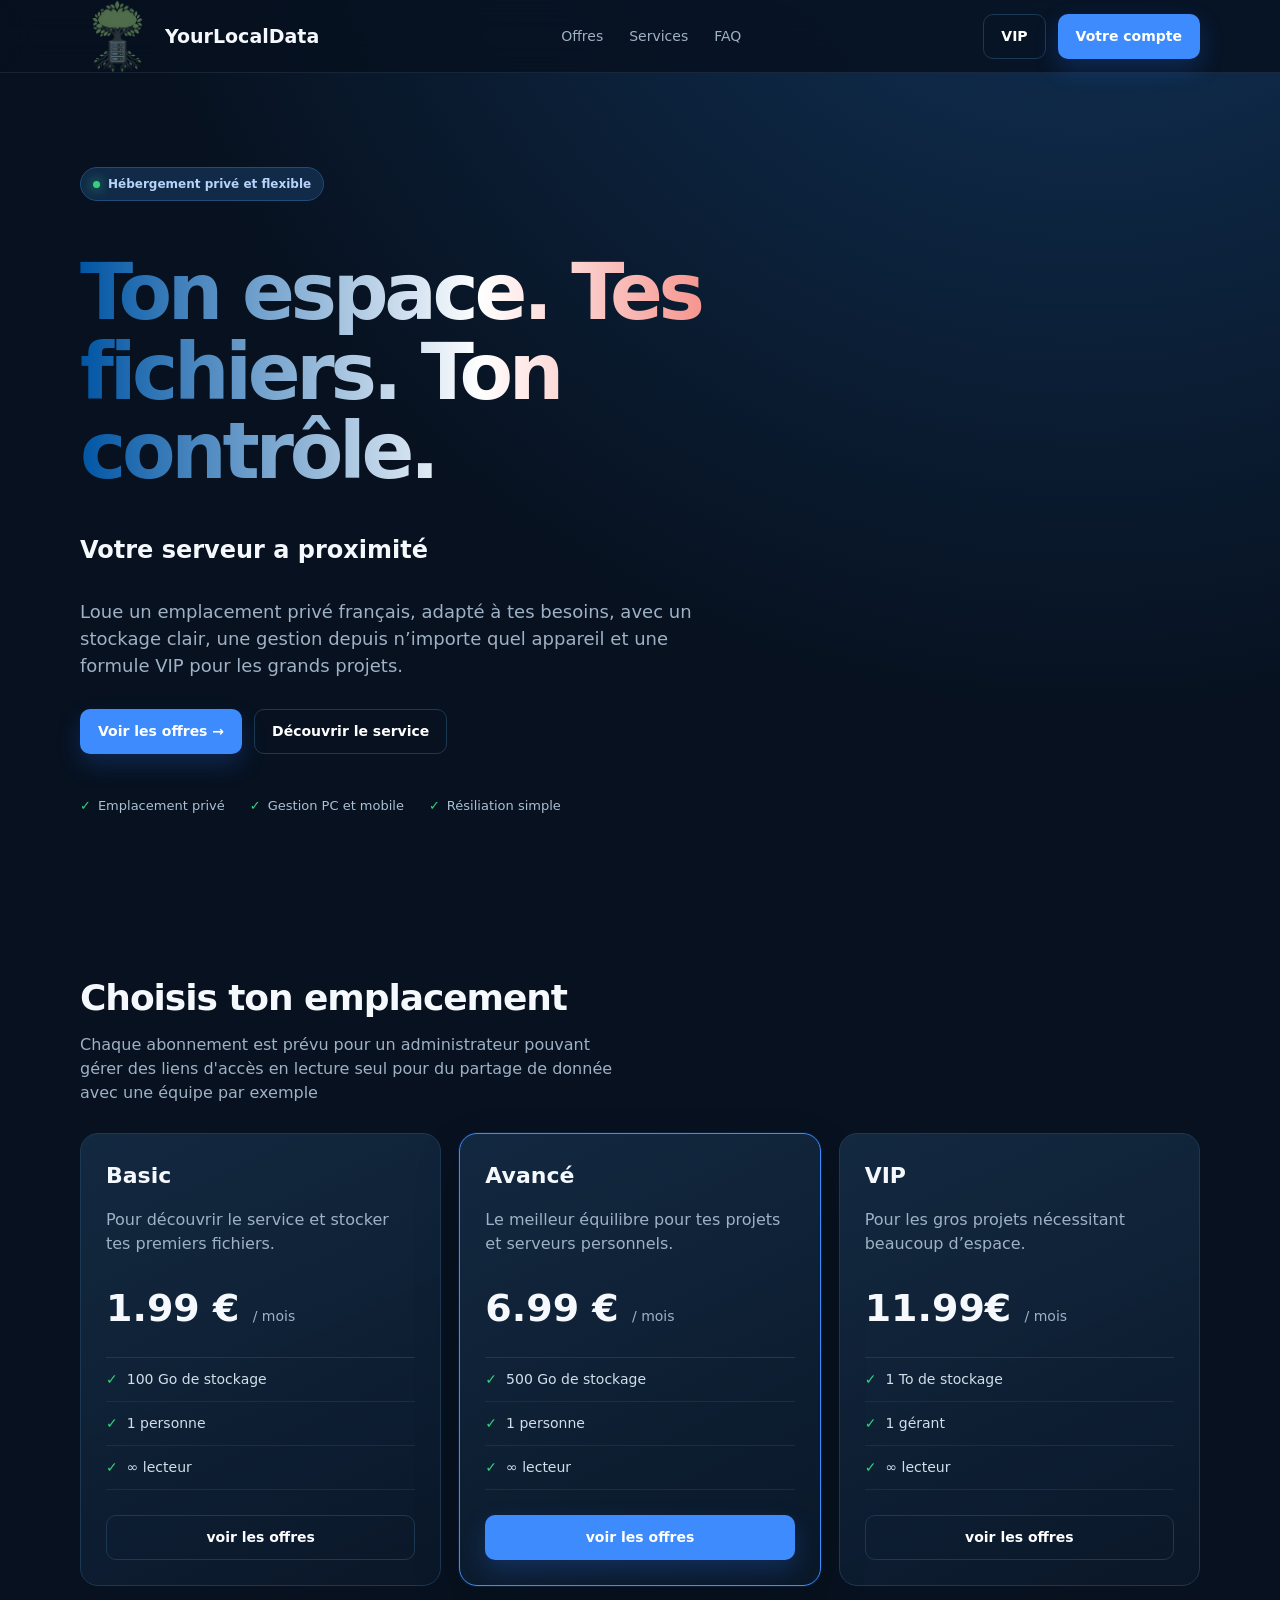
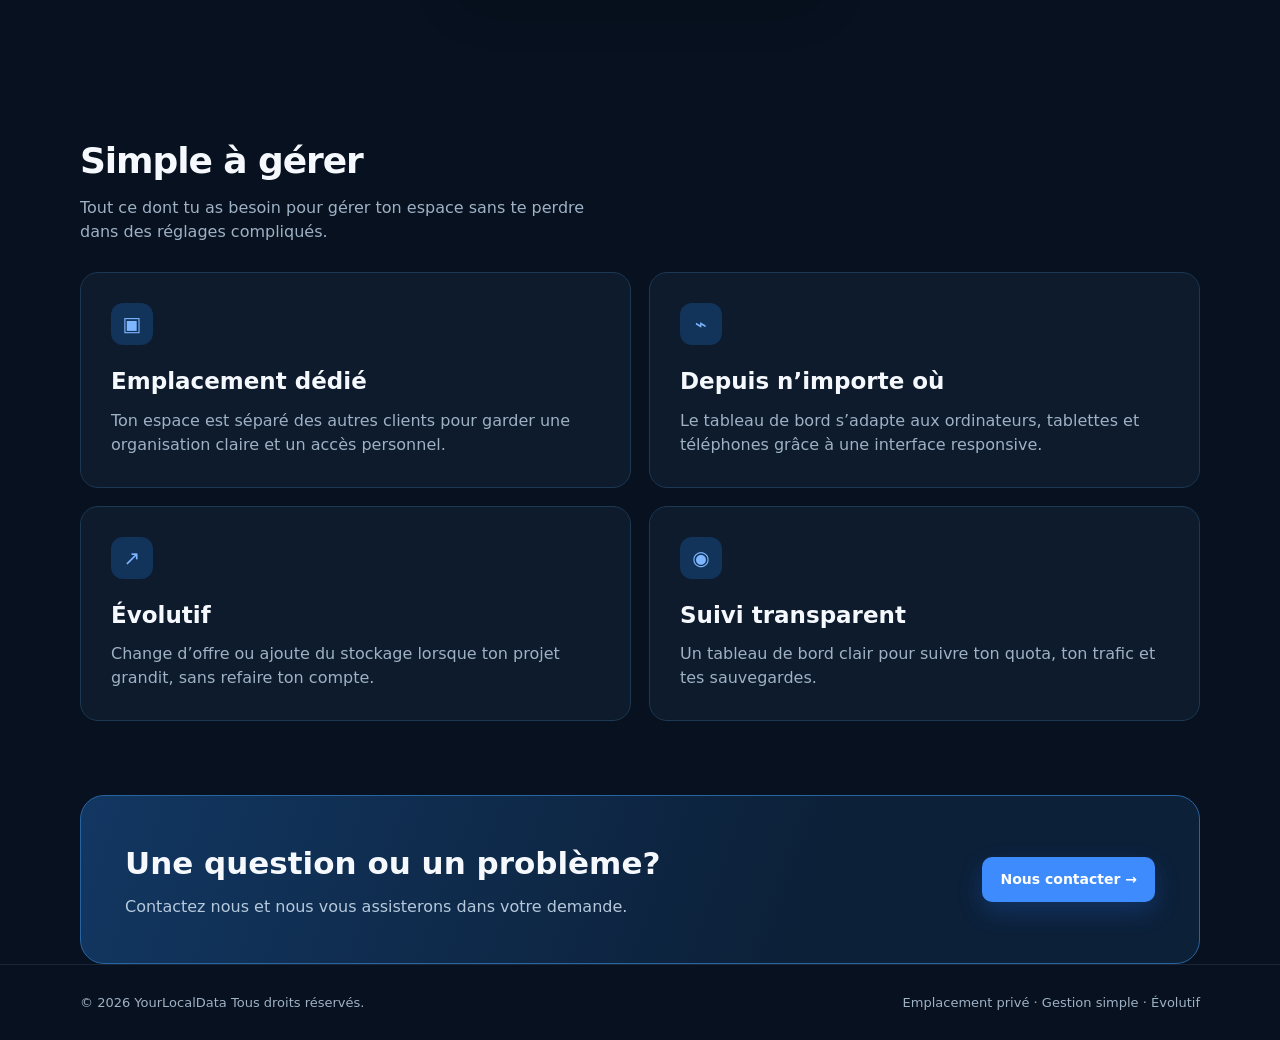
<file: index.html>
<!DOCTYPE html>
<html lang="fr">
    <header>
        <div class="container nav">
            <a class="brand" href="index.html">
                <img src="logo.png" width="75" height="75">YourLocalData
            </a>
            <nav class="links">
                <a href="offres.html">Offres</a>
                <a href="services.html">Services</a>
                <a href="FAQ.html">FAQ</a>
            </nav>
            <div class="nav-actions">
                <a class="button vip" href="vip_page.html" aria-label="VIP">VIP</a>
                <a class="button primary" href="login.html" aria-label="Se connecter">Votre compte</a>
            </div>
        </div>
        <link rel="stylesheet" href="serverhub-location.css">
    </header>
    <body>
        <main id="top">
            <section class="hero container">
                <span class="eyebrow"><span class="dot"></span> Hébergement privé et flexible</span>
                    <p><h1 class="texte-france">Ton espace. Tes fichiers. Ton contrôle.</h1>
                    <h2>Votre serveur a proximité</h2>
                    <p></p>
                    <p>Loue un emplacement privé français, adapté à tes besoins, avec un stockage clair, une gestion depuis n’importe quel appareil et une formule VIP pour les grands projets.</p>
                    <div class="hero-actions">
                        <a class="button primary" href="#offres">Voir les offres →</a>
                        <a class="button" href="#services">Découvrir le service</a>
                    </div>
                    <div class="trust">
                        <span>Emplacement privé</span><span>Gestion PC et mobile</span><span>Résiliation simple</span>
                    </div>
                </section>
                <section class="section container" id="offres">
                    <div class="section-head">
                        <div>
                            <h2>Choisis ton emplacement</h2>
                            <p class="section-intro">Chaque abonnement est prévu pour un administrateur pouvant gérer des liens d'accès en lecture seul pour du partage de donnée avec une équipe par exemple</p>
                        </div>
                    </div>
                    <div class="grid">
                        <article class="card">
                            <h3>Basic</h3>
                            <p>Pour découvrir le service et stocker tes premiers fichiers.</p>
                            <div class="price">1.99 € <small>/ mois</small></div>
                            <ul class="features">
                                <li>100 Go de stockage</li><li>1 personne</li><li>∞ lecteur</li>
                            </ul>
                            <a class="button" href="offres.html">voir les offres</a>
                        </article>
                        <article class="card featured">
                            <h3>Avancé</h3>
                            <p>Le meilleur équilibre pour tes projets et serveurs personnels.</p>
                            <div class="price">6.99 € <small>/ mois</small></div>
                            <ul class="features">
                                <li>500 Go de stockage</li><li>1 personne</li><li>∞ lecteur</li>
                            </ul>
                            <a class="button primary" href="offres.html">voir les offres</a>
                        </article>
                        <article class="card">
                            <h3>VIP</h3>
                            <p>Pour les gros projets nécessitant beaucoup d’espace.</p>
                            <div class="price">11.99€ <small>/ mois</small></div>
                            <ul class="features">
                                <li>1 To de stockage</li><li>1 gérant</li><li>∞ lecteur</li>
                            </ul>
                            <a class="button" href="offres.html">voir les offres</a>
                        </article>
                    </div>
                </section>
                <section class="section container" id="services">
                    <div class="section-head">
                        <div>
                            <h2>Simple à gérer</h2>
                            <p class="section-intro">Tout ce dont tu as besoin pour gérer ton espace sans te perdre dans des réglages compliqués.</p>
                        </div>
                    </div>
                    <div class="split">
                        <article class="info-card">
                            <div class="icon">▣</div>
                            <h3>Emplacement dédié</h3>
                            <p>Ton espace est séparé des autres clients pour garder une organisation claire et un accès personnel.</p>
                        </article>
                        <article class="info-card">
                            <div class="icon">⌁</div>
                            <h3>Depuis n’importe où</h3>
                            <p>Le tableau de bord s’adapte aux ordinateurs, tablettes et téléphones grâce à une interface responsive.</p>
                        </article>
                        <article class="info-card">
                            <div class="icon">↗</div>
                            <h3>Évolutif</h3>
                            <p>Change d’offre ou ajoute du stockage lorsque ton projet grandit, sans refaire ton compte.</p>
                        </article>
                        <article class="info-card">
                            <div class="icon">◉</div>
                            <h3>Suivi transparent</h3>
                            <p>Un tableau de bord clair pour suivre ton quota, ton trafic et tes sauvegardes.</p>
                        </article>
                    </div>
                </section>
                <section class="container cta" id="contact">
                    <div>
                        <h2>Une question ou un problème?</h2>
                        <p>Contactez nous et nous vous assisterons dans votre demande.</p>
                    </div>
                    <a class="button primary" href="mailto:yourlocaldata.support@gmail.com?subject=Réserver%20un%20emplacement">Nous contacter →</a>
                </section>
        </main>
        <footer>
            <div class="container footer-inner">
                <span>© 2026 YourLocalData Tous droits réservés.</span>
                <span>Emplacement privé · Gestion simple · Évolutif</span>
            </div>
        </footer>
    </body>
</html>
</file>
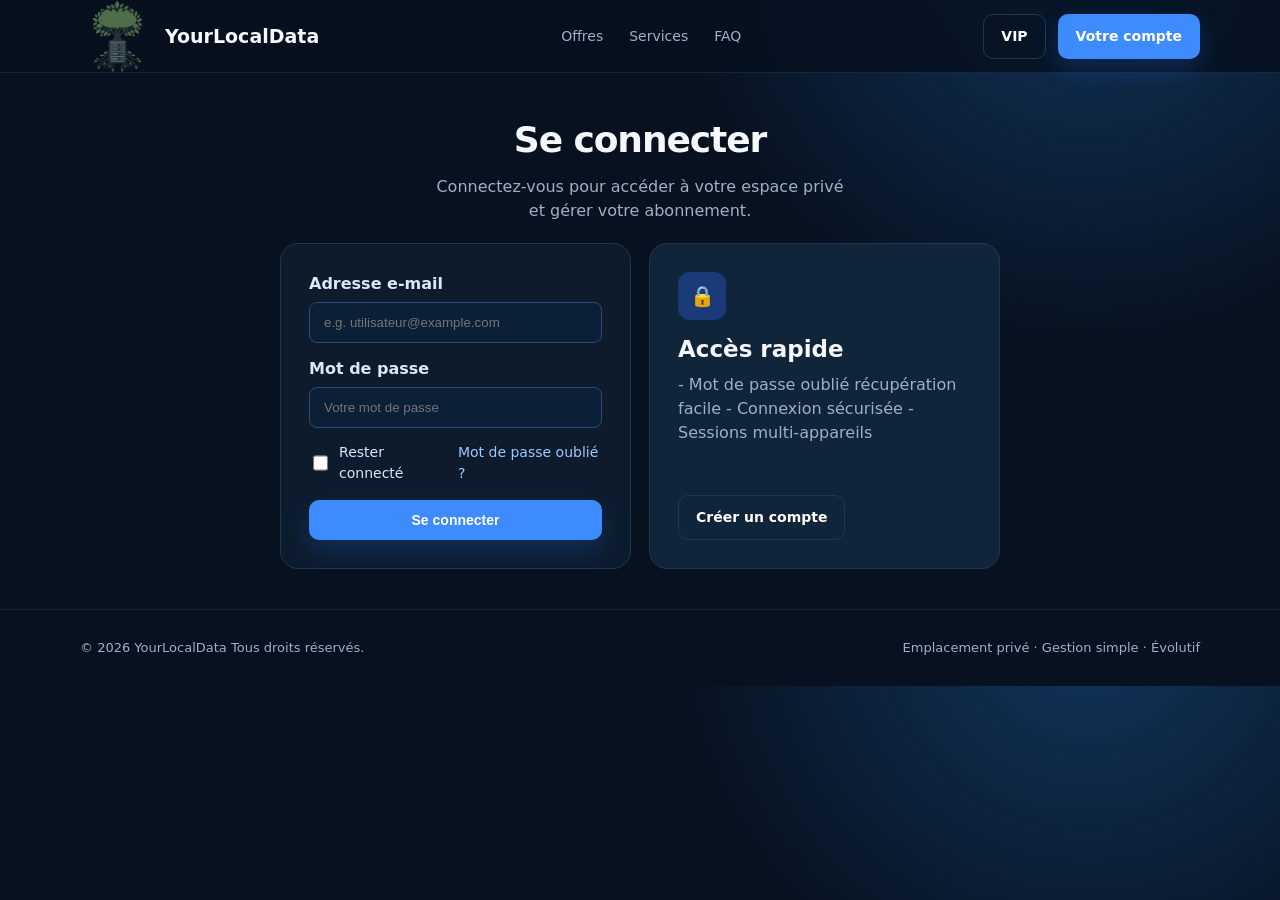
<file: login.html>
<!DOCTYPE html>
<html lang="fr">
    <head>
        <meta charset="UTF-8" />
        <meta name="viewport" content="width=device-width, initial-scale=1.0"/>
        <title>ServerHub - Se connecter</title>

        <link rel="stylesheet" href="serverhub-location.css">
    </head>
    <body>
        <header>
            <div class="container nav">
                <a class="brand" href="index.html">
                    <img src="logo.png" width="75" height="75">YourLocalData
                </a>
                <nav class="links">
                    <a href="offres.html">Offres</a>
                    <a href="services.html">Services</a>
                    <a href="FAQ.html">FAQ</a>
                </nav>
                <div class="nav-actions">
                    <a class="button vip" href="vip_page.html" aria-label="VIP">VIP</a>
                    <a class="button primary" href="login.html">Votre compte</a>
                </div>
            </div>
        </header>
        <main class="container" id="login">
            <section class="section" style="padding-top:40px; padding-bottom:40px;">
                <div class="section-head" style="justify-content:center;">
                    <div style="text-align:center;">
                        <h2 style="margin:0 0 8px;">Se connecter</h2>
                    <p class="section-intro" style="margin:0 auto; max-width:420px; color:var(--muted);"> Connectez-vous pour accéder à votre espace privé et gérer votre abonnement. </p>
                </div>
            </div>
            <div class="split" style="max-width:720px; margin:0 auto;">
                <form class="info-card" style="margin:0; padding:28px; background:var(--panel);">
                    <div class="field" style="margin-bottom:14px;">
                        <label for="email" style="display:block; margin-bottom:6px; font-weight:700; color:#dbe7f8;">Adresse e-mail</label>
                        <input id="email" name="email" type="email" placeholder="e.g. utilisateur@example.com" required
                        style="width:100%; padding:12px 14px; border-radius:8px; border:1px solid #2a4b7b; background:#0b1f37; color:#fff;">
                    </div>
                    <div class="field" style="margin-bottom:14px;">
                        <label for="password" style="display:block; margin-bottom:6px; font-weight:700; color:#dbe7f8;">Mot de passe</label>
                        <input id="password" name="password" type="password" placeholder="Votre mot de passe" required
                        style="width:100%; padding:12px 14px; border-radius:8px; border:1px solid #2a4b7b; background:#0b1f37; color:#fff;">
                    </div>
                    <div style="display:flex; align-items:center; justify-content:space-between; gap:12px; margin-top:6px;">
                        <div style="display:flex; align-items:center; gap:8px;">
                            <input id="remember" type="checkbox" style="width:16px; height:16px;">
                            <label for="remember" style="font-size:14px; color:#d7e5ff;">Rester connecté</label>
                        </div>
                        <a href="#forgot" style="font-size:14px; color:#9ec8ff;">Mot de passe oublié ?</a>
                    </div>
                    <button type="submit" class="button primary" style="margin-top:16px; width:100%;">Se connecter</button>
                </form>
                <aside class="info-card" style="padding:28px; background:var(--panel2); display:flex; flex-direction:column; justify-content:center;">
                    <div class="icon" style="align-self:flex-start; margin-bottom:12px; width:48px; height:48px; border-radius:12px; background:#1b3a7a; display:grid; place-items:center;">🔒</div>
                    <h3 style="margin:0 0 6px;">Accès rapide</h3>
                    <p style="color:var(--muted); margin:0 0 12px;">- Mot de passe oublié récupération facile
                        - Connexion sécurisée
                        - Sessions multi-appareils</p>
                        <a class="button" href="signup.html" style="align-self:flex-start; margin-top:auto;">Créer un compte</a>
                    </aside>
                </div>
            </section>
        </main>
            <footer>
                <div class="container footer-inner">
                    <span>© 2026 YourLocalData Tous droits réservés.</span>
                    <span>Emplacement privé · Gestion simple · Évolutif</span>
                </div>
            </footer>
    </body>
</html>
</file>
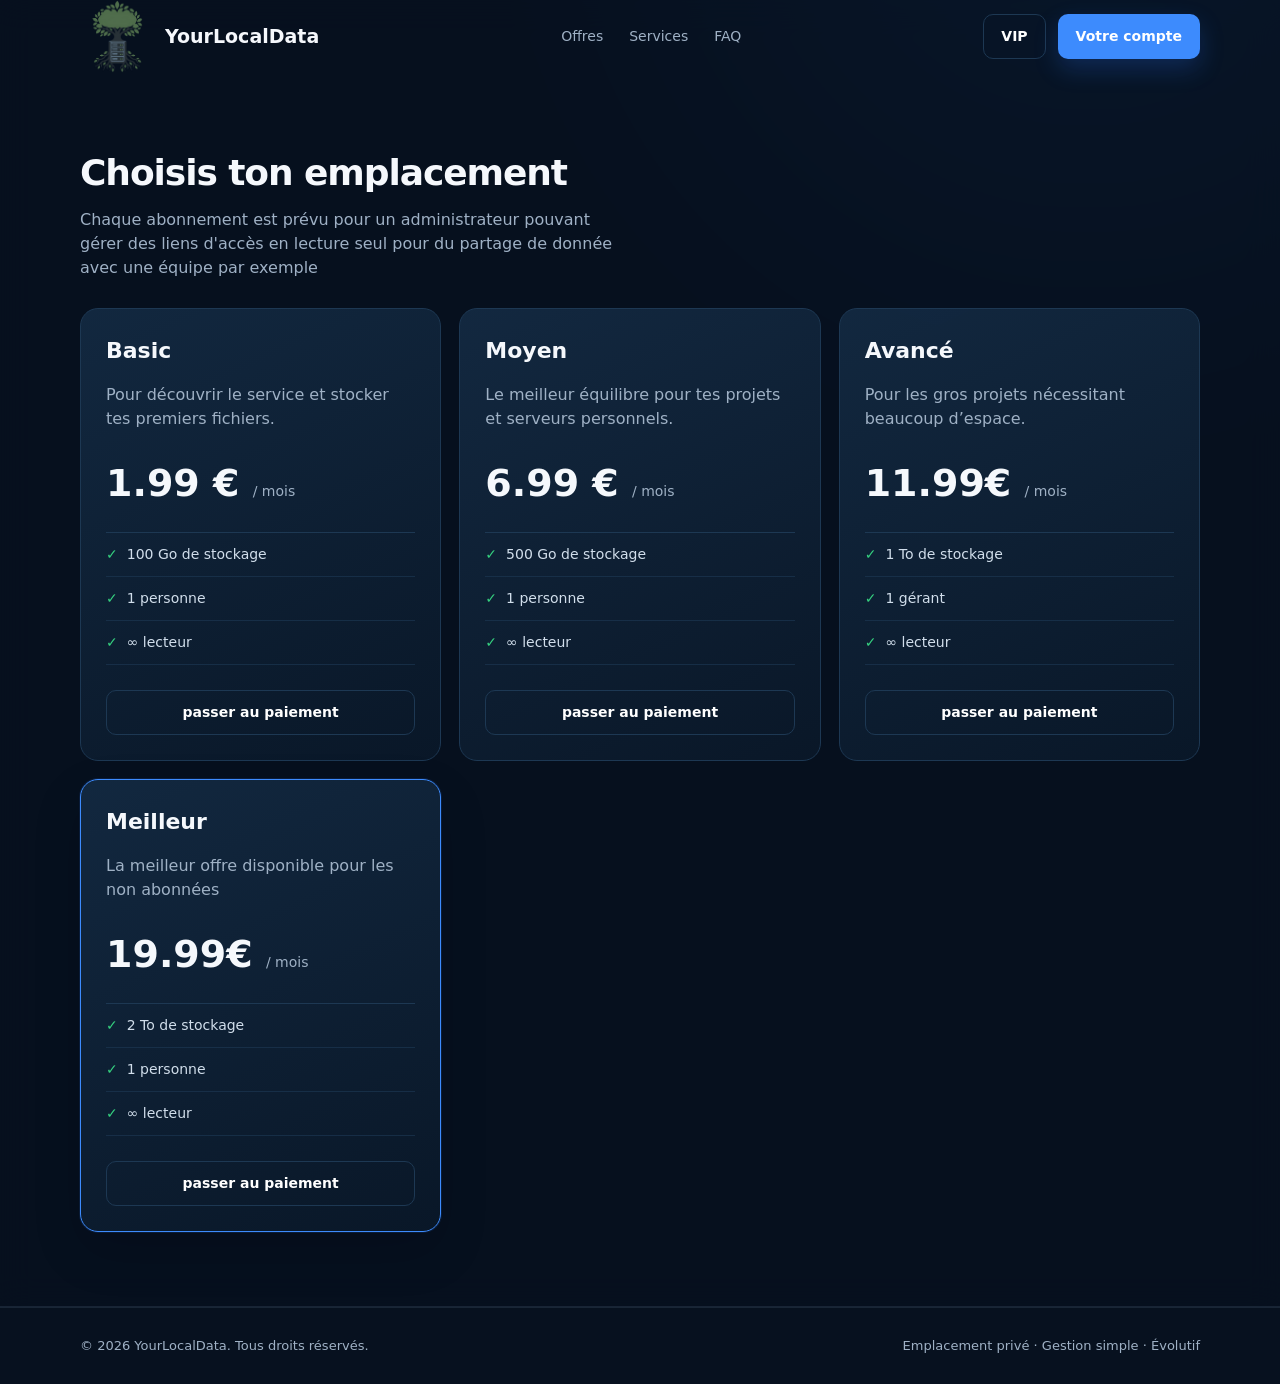
<file: offres.html>
<!DOCTYPE html>
<html lang="fr">
    <header>
        <div class="container nav">
            <a class="brand" href="index.html">
                <img src="logo.png" width="75" height="75">YourLocalData
            </a>
            <nav class="links">
                <a href="offres.html">Offres</a>
                <a href="services.html">Services</a>
                <a href="FAQ.html">FAQ</a>
            </nav>
            <div class="nav-actions">
                <a class="button vip" href="vip_page.html" aria-label="VIP">VIP</a>
                <a class="button primary" href="login.html" aria-label="Se connecter">Votre compte</a>
            </div>
        </div>
        <link rel="stylesheet" href="serverhub-location.css">
        <section class="section container" id="offres">
            <div class="section-head">
                <div>
                    <h2>Choisis ton emplacement</h2>
                    <p class="section-intro">Chaque abonnement est prévu pour un administrateur pouvant gérer des liens d'accès en lecture seul pour du partage de donnée avec une équipe par exemple</p>
                </div>
            </div>
            <div class="grid">
                <article class="card">
                    <h3>Basic</h3>
                    <p>Pour découvrir le service et stocker tes premiers fichiers.</p>
                    <div class="price">1.99 € <small>/ mois</small></div>
                    <ul class="features">
                        <li>100 Go de stockage</li><li>1 personne</li><li>∞ lecteur</li>
                    </ul>
                    <a class="button" href="offres.html">passer au paiement</a>
                </article>
                <article class="card">
                    <h3>Moyen</h3>
                    <p>Le meilleur équilibre pour tes projets et serveurs personnels.</p>
                    <div class="price">6.99 € <small>/ mois</small></div>
                    <ul class="features">
                        <li>500 Go de stockage</li><li>1 personne</li><li>∞ lecteur</li>
                    </ul>
                    <a class="button" href="offres.html">passer au paiement</a>
                </article>
                <article class="card">
                    <h3>Avancé</h3>
                    <p>Pour les gros projets nécessitant beaucoup d’espace.</p>
                    <div class="price">11.99€ <small>/ mois</small></div>
                    <ul class="features">
                        <li>1 To de stockage</li><li>1 gérant</li><li>∞ lecteur</li>
                    </ul>
                    <a class="button" href="offres.html">passer au paiement</a>
                </article>
                 <article class="card featured">
                    <h3>Meilleur</h3>
                    <p>La meilleur offre disponible pour les non abonnées</p>
                    <div class="price">19.99€ <small>/ mois</small></div>
                    <ul class="features">
                        <li>2 To de stockage</li><li>1 personne</li><li>∞ lecteur</li>
                    </ul>
                    <a class="button" href="offres.html">passer au paiement</a>
                </article>
            </div>
        </section>
    </header>
    <body>
        <footer>
            <div class="container footer-inner">
                <span>© 2026 YourLocalData. Tous droits réservés.</span>
                <span>Emplacement privé · Gestion simple · Évolutif</span>
            </div>
        </footer>
    </body>
</html>
</file>
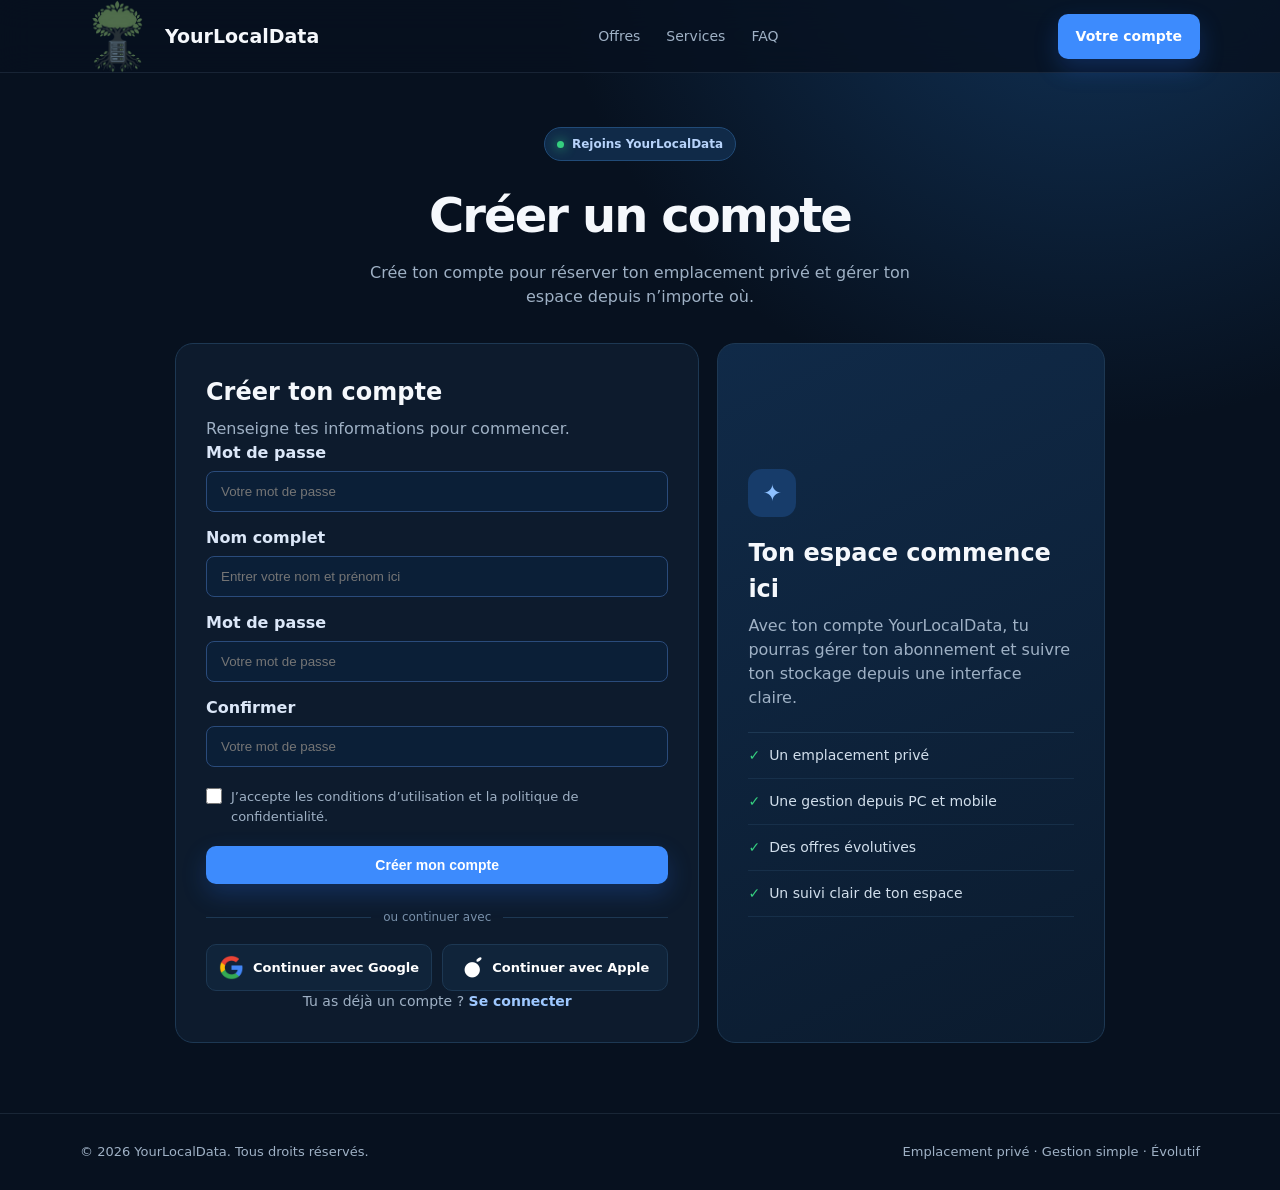
<file: signup.html>
<!DOCTYPE html>
<html lang="fr">
<head>
  <meta charset="UTF-8">
  <meta name="viewport" content="width=device-width, initial-scale=1.0">
  <title>ServerHub - Créer un compte</title>
  <link rel="stylesheet" href="serverhub-location.css">
</head>
<body>
  <header>
    <div class="container nav">
      <a class="brand" href="index.html">
        <img src="logo.png" width="75" height="75">YourLocalData
      </a>

      <nav class="links">
        <a href="offres.html">Offres</a>
        <a href="services.html">Services</a>
        <a href="FAQ.html">FAQ</a>
      </nav>

      <div class="nav-actions">
        <a class="button primary" href="login.html">Votre compte</a>
      </div>
    </div>
  </header>

  <main class="container" id="signup">
    <section class="section signup-section">
      <div class="section-head signup-heading">
        <div>
          <span class="eyebrow"><span class="dot"></span> Rejoins YourLocalData</span>
          <h2>Créer un compte</h2>
          <p class="section-intro">
            Crée ton compte pour réserver ton emplacement privé et gérer ton espace depuis n’importe où.
          </p>
        </div>
      </div>

      <div class="signup-layout">
        <form class="info-card signup-form" action="#" method="post">
          <h3>Créer ton compte</h3>
          <p class="form-intro">Renseigne tes informations pour commencer.</p>

          <div class="field" style="margin-bottom:14px;">
            <label for="password" style="display:block; margin-bottom:6px; font-weight:700; color:#dbe7f8;">Mot de passe</label>
            <input id="password" name="password" type="password" placeholder="Votre mot de passe" required
            style="width:100%; padding:12px 14px; border-radius:8px; border:1px solid #2a4b7b; background:#0b1f37; color:#fff;">
          </div>

          <div class="field" style="margin-bottom:14px;">
            <label for="email" style="display:block; margin-bottom:6px; font-weight:700; color:#dbe7f8;">Nom complet</label>
            <input id="email" name="email" type="email" placeholder="Entrer votre nom et prénom ici" required
            style="width:100%; padding:12px 14px; border-radius:8px; border:1px solid #2a4b7b; background:#0b1f37; color:#fff;">
          </div>
          <div class="field" style="margin-bottom:14px;">
            <label for="password" style="display:block; margin-bottom:6px; font-weight:700; color:#dbe7f8;">Mot de passe</label>
            <input id="password" name="password" type="password" placeholder="Votre mot de passe" required
            style="width:100%; padding:12px 14px; border-radius:8px; border:1px solid #2a4b7b; background:#0b1f37; color:#fff;">
          </div>

          <div class="field" style="margin-bottom:14px;">
            <label for="password" style="display:block; margin-bottom:6px; font-weight:700; color:#dbe7f8;">Confirmer</label>
            <input id="password" name="password" type="password" placeholder="Votre mot de passe" required
            style="width:100%; padding:12px 14px; border-radius:8px; border:1px solid #2a4b7b; background:#0b1f37; color:#fff;">
          </div>

          <label class="signup-check">
            <input type="checkbox" name="terms" required>
            <span>J’accepte les conditions d’utilisation et la politique de confidentialité.</span>
          </label>

          <button class="button primary signup-submit" type="submit">Créer mon compte</button>

          <div class="signup-divider"><span>ou continuer avec</span></div>

          <div class="social-buttons">
            <button class="social-button google-button" type="button">
              <img src="Google_logo.png" alt="connexion avec google" width="25">
              Continuer avec Google
            </button>
            <button class="social-button apple-button" type="button">
              <span class="social-icon apple-icon">●</span>
              Continuer avec Apple
            </button>
          </div>

          <p class="login-link">Tu as déjà un compte ? <a href="login.html">Se connecter</a></p>
        </form>

        <aside class="info-card signup-side">
          <div class="signup-side-icon">✦</div>
          <h3>Ton espace commence ici</h3>
          <p>Avec ton compte YourLocalData, tu pourras gérer ton abonnement et suivre ton stockage depuis une interface claire.</p>
          <ul class="features signup-benefits">
            <li>Un emplacement privé</li>
            <li>Une gestion depuis PC et mobile</li>
            <li>Des offres évolutives</li>
            <li>Un suivi clair de ton espace</li>
          </ul>
        </aside>
      </div>
    </section>
  </main>

  <footer>
    <div class="container footer-inner">
      <span>© 2026 YourLocalData. Tous droits réservés.</span>
      <span>Emplacement privé · Gestion simple · Évolutif</span>
    </div>
  </footer>
</body>
</html>
</file>
<file: serverhub-location.css>
:root{
--bg:#07111f;
--panel:#0d1b2d;
--panel2:#10243a;
--line:#1d3853;
--text:#f5f8fc;
--muted:#9fb1c5;
--blue:#3d8bfd;
--blue2:#6aa8ff;
--green:#35d07f;
--radius:18px;
}
*{box-sizing:border-box}
html{scroll-behavior:smooth}
body{margin:0;font-family:Inter,ui-sans-serif,system-ui,-apple-system,Segoe UI,Roboto,Arial,sans-serif;background:radial-gradient(circle at 85% -10%,#12365d 0,transparent 32%),var(--bg);color:var(--text);line-height:1.5}
a{color:inherit;text-decoration:none}
.container{width:min(1120px,calc(100% - 40px));margin:auto}
header{position:sticky;top:0;z-index:5;background:rgba(7,17,31,.82);backdrop-filter:blur(16px);border-bottom:1px solid rgba(157,190,220,.12)}
.nav{height:72px;display:flex;align-items:center;justify-content:space-between}
.brand{display:flex;align-items:center;gap:10px;font-weight:800;font-size:19px}
.logo{width:34px;height:34px;border-radius:10px;background:linear-gradient(135deg,var(--blue2),#2666d5);display:grid;place-items:center;box-shadow:0 8px 28px #2878ff55}
.logo span{width:14px;height:14px;border:3px solid white;border-radius:4px}
.links{display:flex;gap:26px;color:var(--muted);font-size:14px}
.links a:hover{color:#fff}
.nav-actions{display:flex;align-items:center;gap:12px}
.button{display:inline-flex;align-items:center;justify-content:center;border:1px solid var(--line);border-radius:10px;padding:11px 17px;font-weight:700;font-size:14px;background:transparent;color:#fff;cursor:pointer}
.button.primary{border-color:transparent;background:var(--blue);box-shadow:0 10px 25px #2878ff38}
.button.primary:hover{background:#5b9dff}
.button:hover{transform:translateY(-1px)}
.hero{padding:94px 0 82px}
.eyebrow{display:inline-flex;align-items:center;gap:8px;color:#b7d3fa;background:#102a48;border:1px solid #214b78;border-radius:999px;padding:7px 12px;font-size:12px;font-weight:700}
.dot{width:7px;height:7px;border-radius:50%;background:var(--green);box-shadow:0 0 12px var(--green)}
h1{font-size:clamp(43px,7vw,78px);line-height:1.02;letter-spacing:-.055em;max-width:800px;margin:22px 0 20px}
.texte-france {
    display: inline-block;

    background: linear-gradient(
        to right,
        #0055a4,
        #ffffff 50%,
        #ef4135
    );

    background-clip: text;
    -webkit-background-clip: text;

    color: transparent;
    -webkit-text-fill-color: transparent;
}
.hero p{max-width:650px;color:var(--muted);font-size:18px;margin:0 0 30px}
.hero-actions{display:flex;gap:12px;flex-wrap:wrap}
.trust{display:flex;gap:25px;flex-wrap:wrap;margin-top:42px;color:#abc0d4;font-size:13px}
.trust span:before{content:'✓';color:var(--green);font-weight:bold;margin-right:7px}
.section{padding:74px 0}
.section-head{display:flex;align-items:end;justify-content:space-between;gap:25px;margin-bottom:28px}
.section h2{font-size:36px;letter-spacing:-.03em;margin:0}
.section-intro{color:var(--muted);max-width:540px;margin:8px 0 0}
.grid{display:grid;grid-template-columns:repeat(3,1fr);gap:18px}
.card{background:linear-gradient(155deg,rgba(20,43,68,.9),rgba(10,24,41,.92));border:1px solid var(--line);border-radius:var(--radius);padding:25px;position:relative;overflow:hidden}
.card:hover{border-color:#37648e}
.card.featured{border-color:var(--blue);box-shadow:0 0 0 1px #2878ff22,0 20px 50px #0002}
.badge{position:absolute;right:18px;top:18px;background:#173c6a;color:#9ec8ff;padding:5px 9px;border-radius:999px;font-size:11px;font-weight:800}
.card h3{margin:0 0 7px;font-size:22px}
.card p{color:var(--muted);min-height:50px}
.price{font-size:38px;font-weight:850;margin:22px 0 4px}
.price small{font-size:14px;color:var(--muted);font-weight:500}
.features{list-style:none;padding:0;margin:20px 0 25px;border-top:1px solid var(--line)}
.features li{padding:11px 0;border-bottom:1px solid rgba(29,56,83,.65);color:#d1deeb;font-size:14px}
.features li:before{content:'✓';color:var(--green);margin-right:9px;font-weight:bold}
.card .button{width:100%}
.split{display:grid;grid-template-columns:1fr 1fr;gap:18px}
.info-card{padding:30px;border:1px solid var(--line);border-radius:var(--radius);background:var(--panel)}
.info-card h3{font-size:23px;margin:0 0 10px}
.info-card p{color:var(--muted);margin:0}
.icon{width:42px;height:42px;display:grid;place-items:center;border-radius:12px;background:#12335a;color:#7eb6ff;margin-bottom:19px;font-size:20px}
.cta{margin:25px 10 80px;padding:44px;border:1px solid #2864a1;border-radius:24px;background:linear-gradient(110deg,#123762,#0c2038 65%);display:flex;align-items:center;justify-content:space-between;gap:25px}
.cta h2{margin:0 0 8px;font-size:31px}
.cta p{margin:0;color:#b6c9dc}
.faq{border-top:1px solid var(--line)}
details{border-bottom:1px solid var(--line);padding:20px 0}
summary{cursor:pointer;font-weight:750}
details p{color:var(--muted);max-width:780px;margin:12px 0 0}
footer{border-top:1px solid rgba(157,190,220,.12);padding:28px 0;color:var(--muted);font-size:13px}
.footer-inner{display:flex;justify-content:space-between;gap:15px;flex-wrap:wrap}
@media(max-width:800px){
.links{display:none}
.grid,.split{grid-template-columns:1fr}
.hero{padding-top:65px}
.section-head{display:block}
.cta{display:block;padding:30px}
.cta .button{margin-top:22px;width:100%}
.nav-actions .button:not(.primary){display:none}
}



/* Styles spécifiques page connexion */

#login .section-head { text-align:center; margin-bottom: 20px; }
#login .section-intro { text-align:center; }

/* Pour que le formulaire s’adapte en mobile */
@media (max-width: 800px) {
#login .split { grid-template-columns: 1fr; gap: 16px; }
#login .info-card { padding: 20px; }
}

.signup-section {
  padding-top: 54px;
  padding-bottom: 70px;
}

.signup-heading {
  display: block;
  text-align: center;
  margin-bottom: 34px;
}

.signup-heading .eyebrow {
  margin-bottom: 18px;
}

.signup-heading h2 {
  font-size: clamp(34px, 5vw, 48px);
  letter-spacing: -.04em;
  margin: 0 0 10px;
}

.signup-heading .section-intro {
  margin: 0 auto;
  max-width: 590px;
}

.signup-layout {
  max-width: 930px;
  margin: 0 auto;
  display: grid;
  grid-template-columns: minmax(0, 1.15fr) minmax(280px, .85fr);
  gap: 18px;
  align-items: stretch;
}

.signup-form,
.signup-side {
  padding: 30px;
  margin: 0;
}

.signup-form h3,
.signup-side h3 {
  margin: 0 0 7px;
  font-size: 24px;
}

.form-intro {
  color: var(--muted);
  margin: 0 0 24px;
}

.signup-field {
  margin-bottom: 16px;
}

.signup-field label {
  display: block;
  margin-bottom: 7px;
  color: #dbe7f8;
  font-size: 14px;
  font-weight: 700;
}

.signup-field input {
  width: 100%;
  padding: 13px 14px;
  border: 1px solid #2a4b7b;
  border-radius: 10px;
  outline: none;
  background: #0b1f37;
  color: #fff;
  font: inherit;
  transition: border-color .2s, box-shadow .2s, background .2s;
}

.signup-field input::placeholder {
  color: #7188a2;
}

.signup-field input:focus {
  border-color: var(--blue2);
  background: #0d2744;
  box-shadow: 0 0 0 3px rgba(61, 139, 253, .16);
}

.signup-check {
  display: flex;
  align-items: flex-start;
  gap: 9px;
  margin: 20px 0;
  color: var(--muted);
  font-size: 13px;
  cursor: pointer;
}

.signup-check input {
  width: 16px;
  height: 16px;
  margin: 1px 0 0;
  accent-color: var(--blue);
  flex: 0 0 auto;
}

.signup-submit {
  width: 100%;
  border: 0;
}

.signup-divider {
  display: flex;
  align-items: center;
  gap: 12px;
  margin: 24px 0 18px;
  color: #7890aa;
  font-size: 12px;
  white-space: nowrap;
}

.signup-divider::before,
.signup-divider::after {
  content: "";
  height: 1px;
  width: 100%;
  background: var(--line);
}

.social-buttons {
  display: grid;
  grid-template-columns: 1fr 1fr;
  gap: 10px;
}

.social-button {
  min-height: 46px;
  display: flex;
  align-items: center;
  justify-content: center;
  gap: 9px;
  padding: 10px 12px;
  border: 1px solid var(--line);
  border-radius: 10px;
  background: #10243a;
  color: #fff;
  font: inherit;
  font-size: 13px;
  font-weight: 700;
  cursor: pointer;
  transition: background .2s, border-color .2s, transform .2s;
}

.social-button:hover {
  transform: translateY(-1px);
  border-color: #4675a5;
  background: #15304d;
}

.social-icon {
  width: 22px;
  height: 22px;
  display: inline-grid;
  place-items: center;
  font-weight: 900;
  font-size: 15px;
}

.google-icon {
  border-radius: 50%;
  color: #4285f4;
  background: #fff;
  font-family: Arial, sans-serif;
}

.apple-icon {
  color: #fff;
  font-size: 20px;
  line-height: 1;
  position: relative;
}

.apple-icon::after {
  content: "";
  position: absolute;
  width: 6px;
  height: 3px;
  top: 1px;
  right: 1px;
  border-radius: 100%;
  background: #fff;
  transform: rotate(-35deg);
}

.login-link {
  color: var(--muted);
  text-align: center;
  font-size: 14px;
  margin: 22px 0 0;
}

.login-link a {
  color: #9ec8ff;
  font-weight: 700;
}

.login-link a:hover {
  color: #fff;
}

.signup-side {
  background: linear-gradient(155deg, #102a48, #0b1b2e);
  display: flex;
  flex-direction: column;
  justify-content: center;
}

.signup-side-icon {
  width: 48px;
  height: 48px;
  display: grid;
  place-items: center;
  margin-bottom: 18px;
  border-radius: 14px;
  background: #173c6a;
  color: #8dc0ff;
  font-size: 23px;
}

.signup-side p {
  color: var(--muted);
  margin: 0 0 14px;
}

.signup-benefits {
  margin: 8px 0 0;
}

.signup-benefits li {
  padding: 12px 0;
}

@media (max-width: 800px) {
  .signup-layout {
    grid-template-columns: 1fr;
  }

  .signup-form,
  .signup-side {
    padding: 23px;
  }
}

@media (max-width: 520px) {
  .social-buttons {
    grid-template-columns: 1fr;
  }
}
</file>
